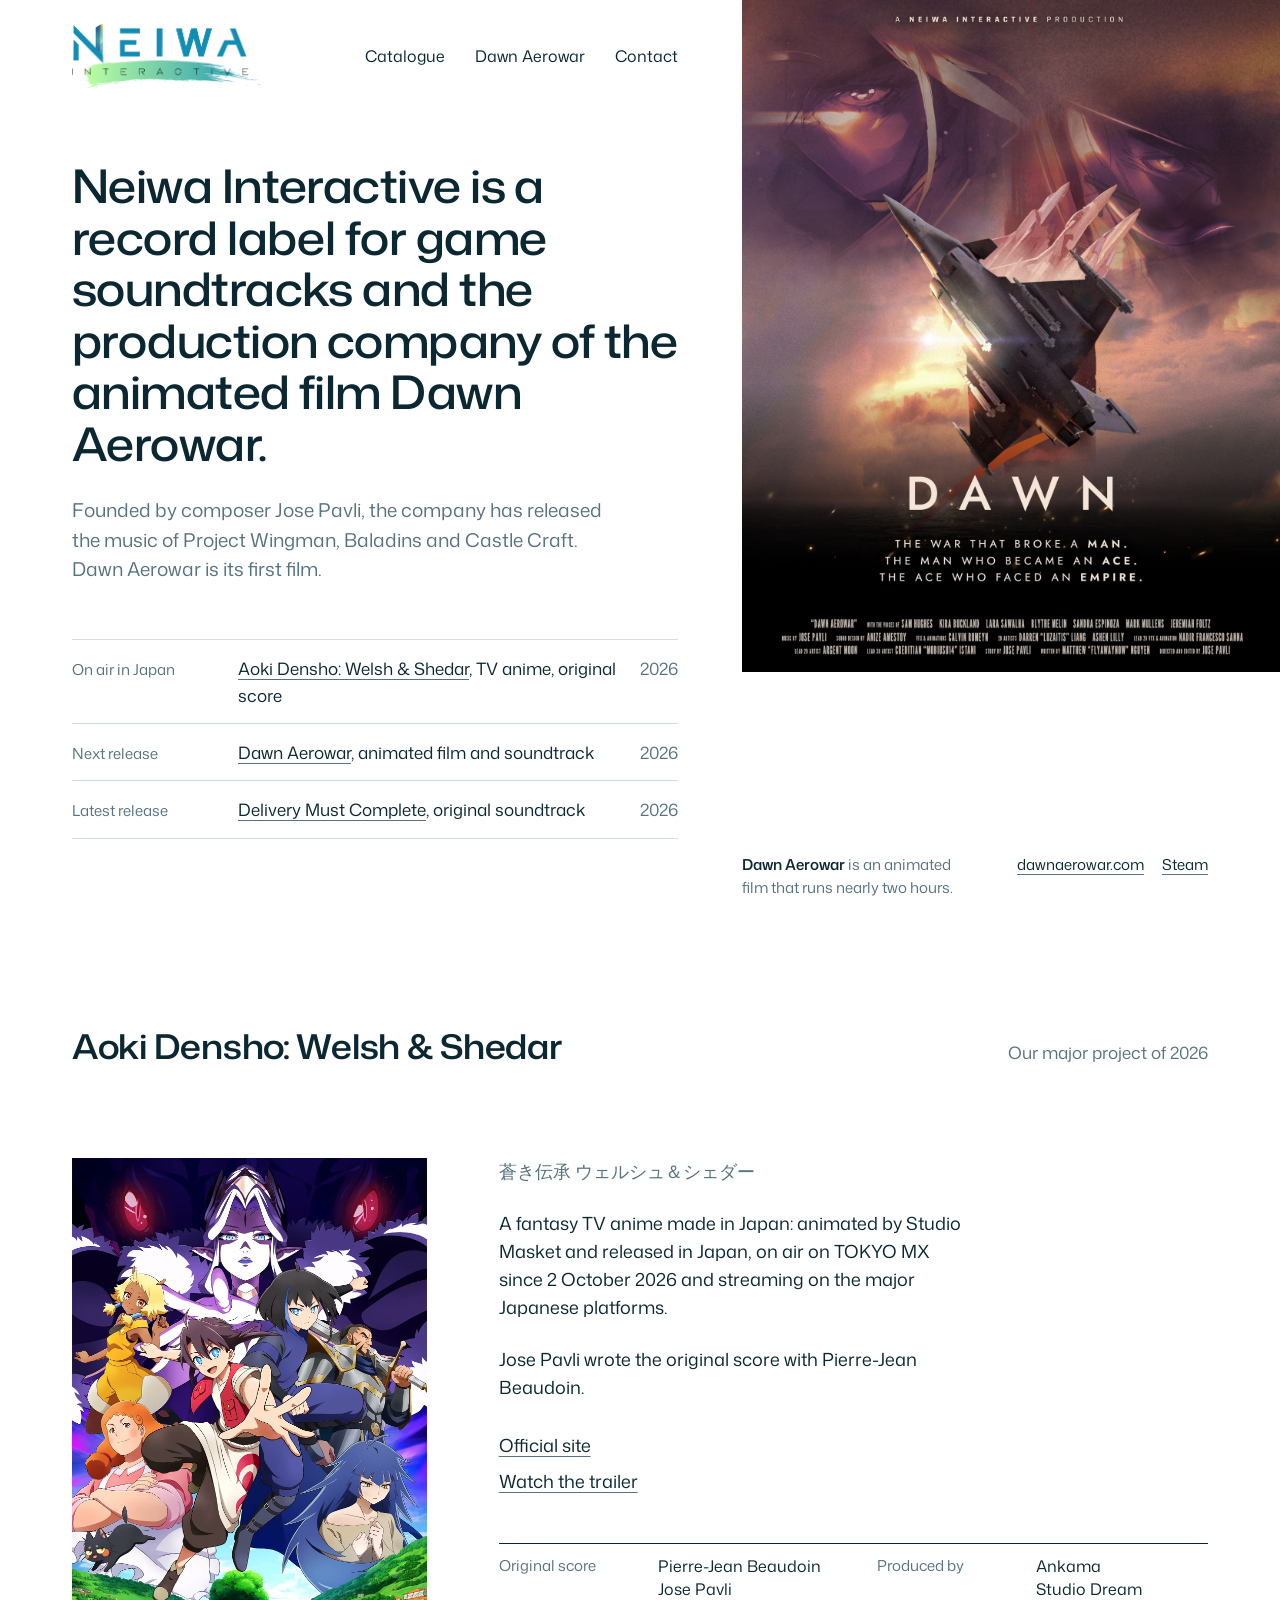
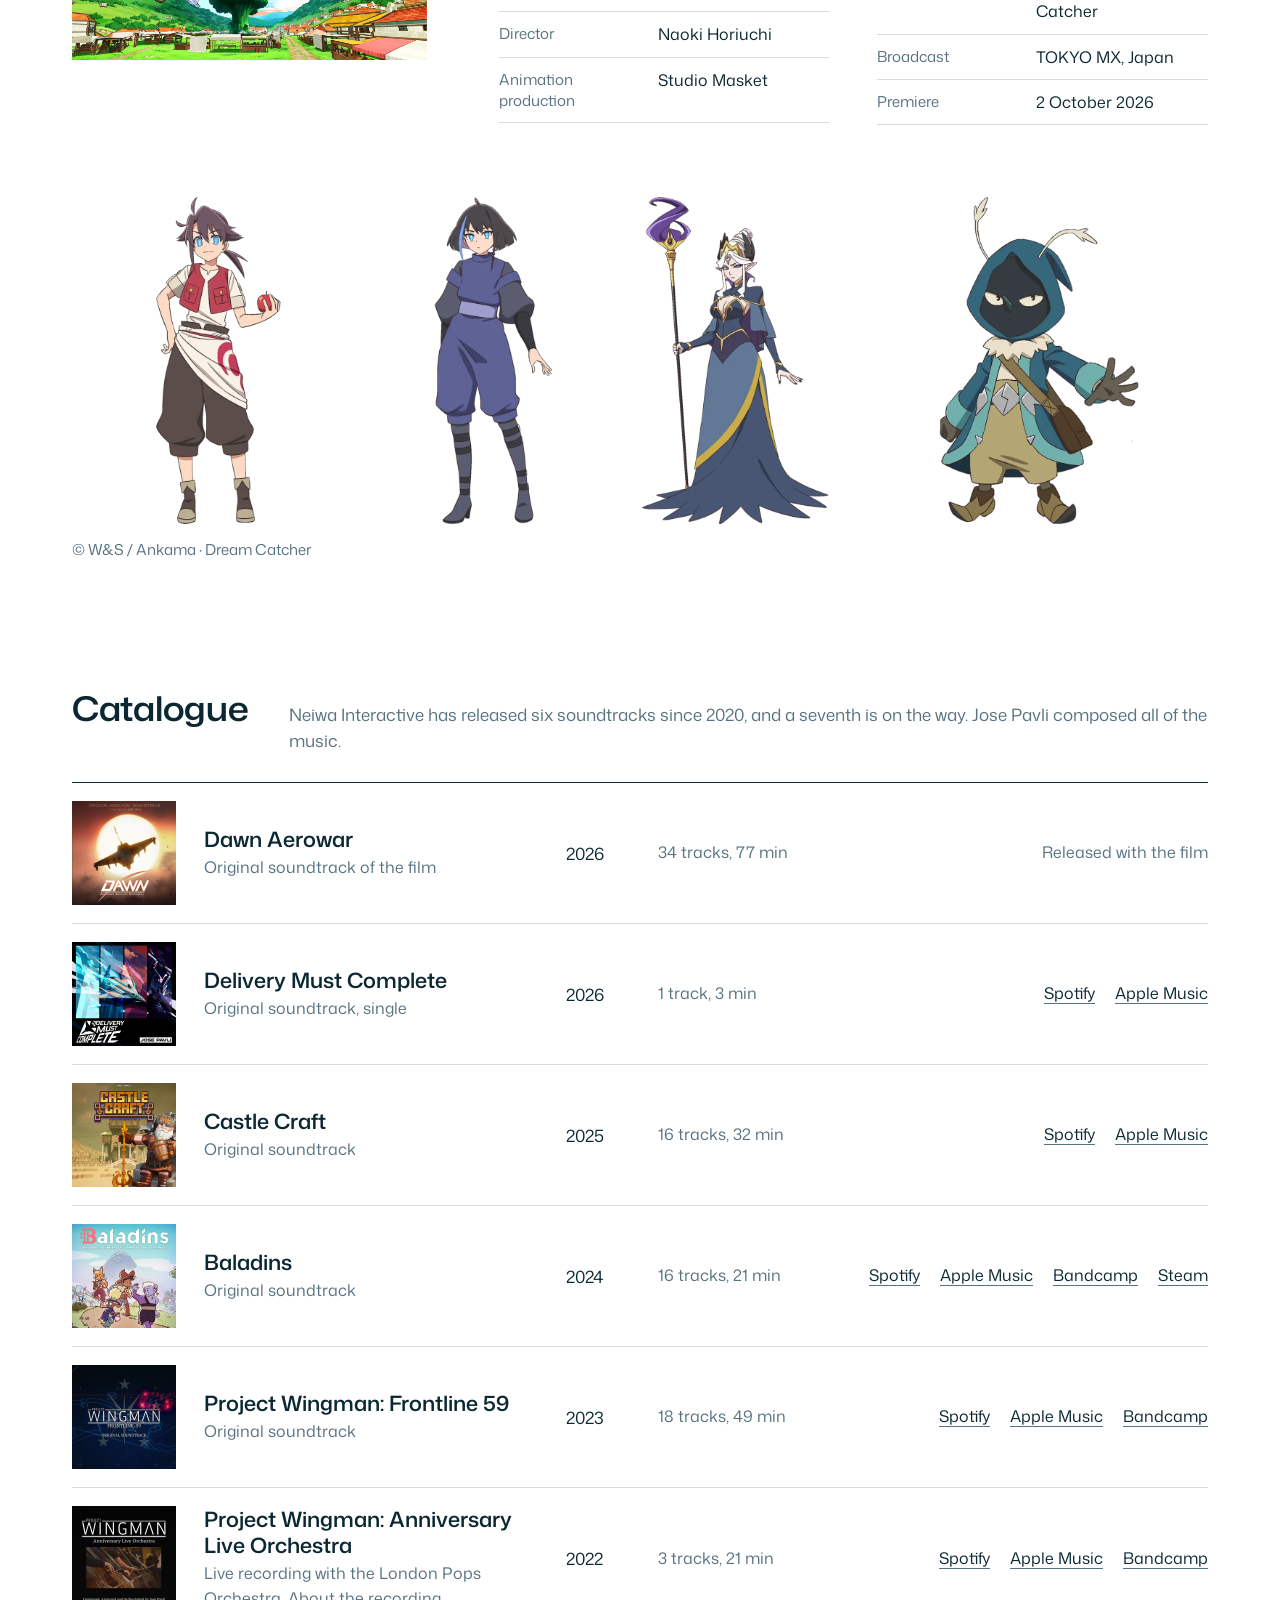
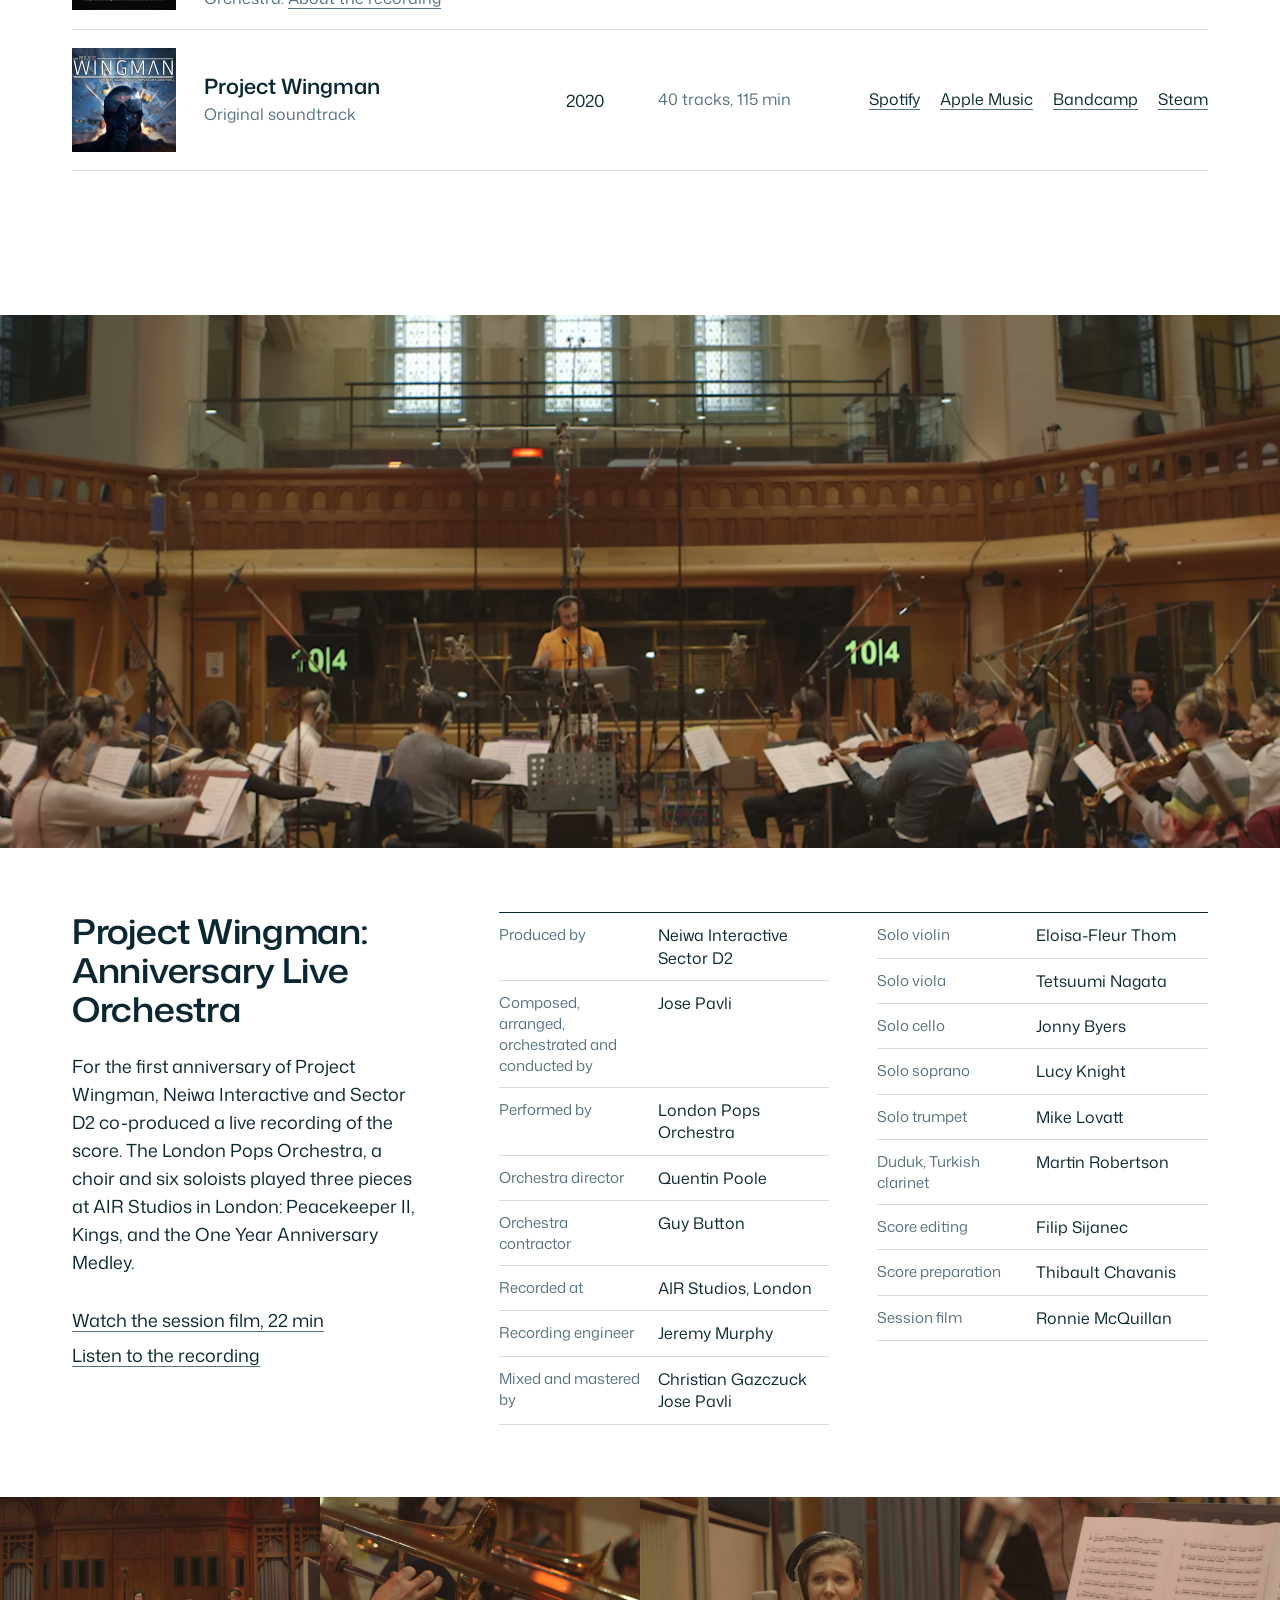
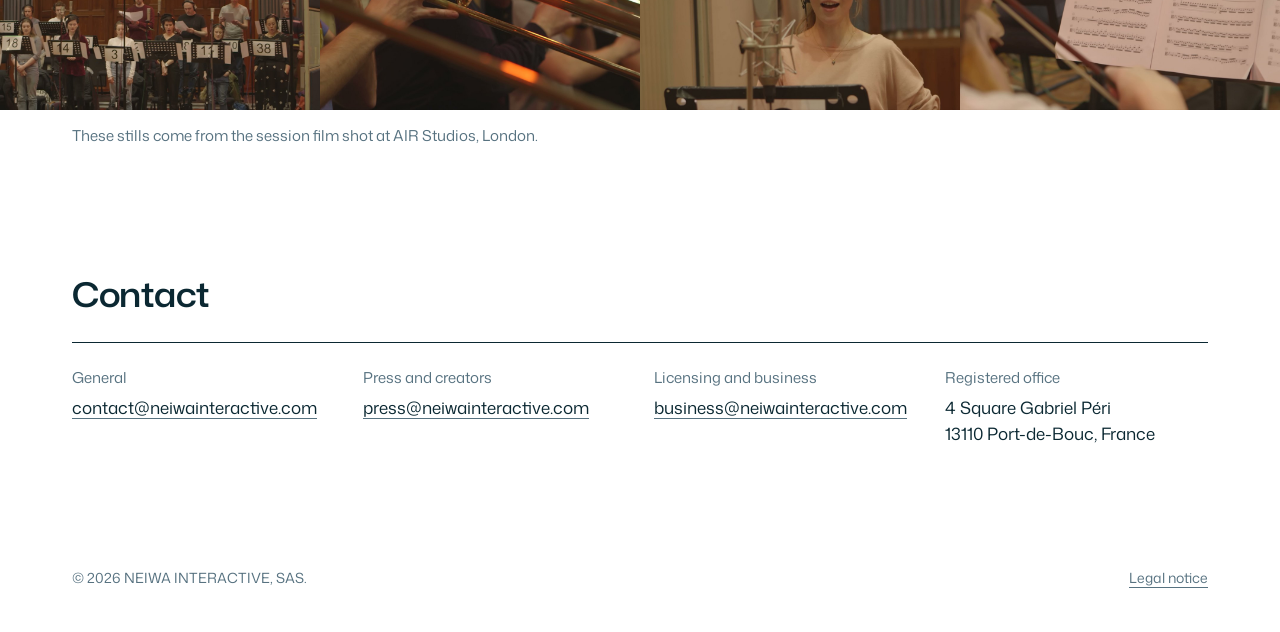
<file: index.html>
<!doctype html>
<html lang="en" data-theme="clair">
<head>
<meta charset="utf-8">
<meta name="viewport" content="width=device-width, initial-scale=1">
<title>Neiwa Interactive</title>
<meta name="description" content="Neiwa Interactive is a record label for game soundtracks and the production company of the animated film Dawn Aerowar.">
<link rel="canonical" href="https://neiwainteractive.com/">
<meta property="og:type" content="website">
<meta property="og:site_name" content="Neiwa Interactive">
<meta property="og:title" content="Neiwa Interactive">
<meta property="og:description" content="A record label for game soundtracks and the production company of the animated film Dawn Aerowar.">
<meta property="og:image" content="https://neiwainteractive.com/img/orchestre-panorama.jpg">
<meta property="og:url" content="https://neiwainteractive.com/">
<meta name="twitter:card" content="summary_large_image">
<link rel="icon" href="img/favicon.png" type="image/png">
<link rel="stylesheet" href="style.css?v=3">
</head>
<body>

<div class="ouverture">
  <div class="ouverture-texte">
    <header class="tete">
      <a class="logo" href="/" aria-label="Neiwa Interactive">
        <img src="img/logo-origine.png" alt="Neiwa Interactive" width="383" height="130">
      </a>
      <nav>
        <a href="#catalogue">Catalogue</a>
        <a href="https://dawnaerowar.com">Dawn Aerowar</a>
        <a href="#contact">Contact</a>
      </nav>
    </header>

    <div class="enonce">
      <h1>Neiwa Interactive is a record label for game soundtracks and the production company of the animated film Dawn Aerowar.</h1>
      <p>Founded by composer Jose Pavli, the company has released the music of Project Wingman, Baladins and Castle Craft. Dawn Aerowar is its first film.</p>
    </div>

    <dl class="actualite">
      <div><dt>On air in Japan</dt><dd><a href="#aoki-densho">Aoki Densho: Welsh &amp; Shedar</a>, TV anime, original score</dd><dd class="an">2026</dd></div>
      <div><dt>Next release</dt><dd><a href="https://dawnaerowar.com">Dawn Aerowar</a>, animated film and soundtrack</dd><dd class="an">2026</dd></div>
      <div><dt>Latest release</dt><dd><a href="#catalogue">Delivery Must Complete</a>, original soundtrack</dd><dd class="an">2026</dd></div>
    </dl>
  </div>

  <figure class="affiche">
    <a href="https://dawnaerowar.com"><img src="img/dawn-affiche.jpg" alt="Dawn Aerowar, film poster" width="1400" height="1750"></a>
  </figure>
  <p class="affiche-legende">
    <span><b>Dawn Aerowar</b> is an animated film that runs nearly two hours.</span>
    <span><a href="https://dawnaerowar.com">dawnaerowar.com</a><a href="https://store.steampowered.com/app/2991650/">Steam</a></span>
  </p>
</div>

<main>

<section id="aoki-densho">
  <div class="page titre-section">
    <h2>Aoki Densho: Welsh &amp; Shedar</h2>
    <p>Our major project of 2026</p>
  </div>

  <div class="page notes">
    <figure>
      <img src="img/aoki-densho/key-visual.jpg" alt="Aoki Densho: Welsh &amp; Shedar, key visual" width="1400" height="1979" loading="lazy">
    </figure>

    <div>
      <div class="notes-texte">
        <p lang="ja">蒼き伝承 ウェルシュ＆シェダー</p>
        <p>A fantasy TV anime made in Japan: animated by Studio Masket and released in Japan, on air on TOKYO MX since 2 October 2026 and streaming on the major Japanese platforms.</p>
        <p>Jose Pavli wrote the original score with Pierre-Jean Beaudoin.</p>
        <p class="liens"><a href="https://welshandshedar-anime.com/">Official site</a><a href="https://www.youtube.com/watch?v=Zx03ZEnZhA0">Watch the trailer</a></p>
      </div>

      <div class="generique">
        <dl>
          <div><dt>Original score</dt><dd>Pierre-Jean Beaudoin<br>Jose Pavli</dd></div>
          <div><dt>Director</dt><dd>Naoki Horiuchi</dd></div>
          <div><dt>Animation production</dt><dd>Studio Masket</dd></div>
        </dl>
        <dl>
          <div><dt>Produced by</dt><dd>Ankama<br>Studio Dream Catcher</dd></div>
          <div><dt>Broadcast</dt><dd>TOKYO MX, Japan</dd></div>
          <div><dt>Premiere</dt><dd>2 October 2026</dd></div>
        </dl>
      </div>
    </div>
  </div>

  <div class="page"><img class="personnages" src="img/aoki-densho/personnages.webp" alt="Welsh, Shedar, Zabel and Joris" width="3132" height="900" loading="lazy"></div>
  <p class="page legende">© W&amp;S / Ankama · Dream Catcher</p>
</section>

<section class="page" id="catalogue">
  <div class="titre-section">
    <h2>Catalogue</h2>
    <p>Neiwa Interactive has released six soundtracks since 2020, and a seventh is on the way. Jose Pavli composed all of the music.</p>
  </div>

  <ol class="sorties">
    <li>
      <img src="img/pochettes/dawn-aerowar.jpg" alt="">
      <div class="quoi"><h3>Dawn Aerowar</h3><p>Original soundtrack of the film</p></div>
      <div class="an">2026</div>
      <div class="duree">34 tracks, 77 min</div>
      <div class="ecoute"><span class="attente">Released with the film</span></div>
    </li>
    <li>
      <img src="img/pochettes/delivery-must-complete.jpg" alt="">
      <div class="quoi"><h3>Delivery Must Complete</h3><p>Original soundtrack, single</p></div>
      <div class="an">2026</div>
      <div class="duree">1 track, 3 min</div>
      <div class="ecoute"><a href="https://open.spotify.com/album/0rMs5NWcHJHOc2pTxxDvI5">Spotify</a><a href="https://music.apple.com/album/delivery-must-complete-original-soundtrack-single/1895745632">Apple Music</a></div>
    </li>
    <li>
      <img src="img/pochettes/castle-craft.jpg" alt="">
      <div class="quoi"><h3>Castle Craft</h3><p>Original soundtrack</p></div>
      <div class="an">2025</div>
      <div class="duree">16 tracks, 32 min</div>
      <div class="ecoute"><a href="https://open.spotify.com/album/5cJcxjo68PDnvyInnmDS0A">Spotify</a><a href="https://music.apple.com/album/castle-craft-original-soundtrack/1815283829">Apple Music</a></div>
    </li>
    <li>
      <img src="img/pochettes/baladins.jpg" alt="">
      <div class="quoi"><h3>Baladins</h3><p>Original soundtrack</p></div>
      <div class="an">2024</div>
      <div class="duree">16 tracks, 21 min</div>
      <div class="ecoute"><a href="https://open.spotify.com/album/1Hzr1nBbXn4ludM0cQnCV0">Spotify</a><a href="https://music.apple.com/album/baladins-original-soundtrack/1750228105">Apple Music</a><a href="https://josepavli.bandcamp.com/album/baladins-original-soundtrack">Bandcamp</a><a href="https://store.steampowered.com/app/3002260/">Steam</a></div>
    </li>
    <li>
      <img src="img/pochettes/frontline-59.jpg" alt="">
      <div class="quoi"><h3>Project Wingman: Frontline 59</h3><p>Original soundtrack</p></div>
      <div class="an">2023</div>
      <div class="duree">18 tracks, 49 min</div>
      <div class="ecoute"><a href="https://open.spotify.com/album/44EzVXExiIDp4iA5oq9rqL">Spotify</a><a href="https://music.apple.com/album/project-wingman-frontline-59-original-soundtrack/1710763348">Apple Music</a><a href="https://josepavli.bandcamp.com/album/project-wingman-frontline-59-ost">Bandcamp</a></div>
    </li>
    <li>
      <img src="img/pochettes/anniversary-live-orchestra.jpg" alt="">
      <div class="quoi"><h3>Project Wingman: Anniversary Live Orchestra</h3><p>Live recording with the London Pops Orchestra. <a href="#orchestra">About the recording</a></p></div>
      <div class="an">2022</div>
      <div class="duree">3 tracks, 21 min</div>
      <div class="ecoute"><a href="https://open.spotify.com/album/4dWs4XJmSVmd7pMwEgzwCK">Spotify</a><a href="https://music.apple.com/album/project-wingman-anniversary-live-orchestra-ep/1625443145">Apple Music</a><a href="https://josepavli.bandcamp.com/album/project-wingman-anniversary-live-orchestra">Bandcamp</a></div>
    </li>
    <li>
      <img src="img/pochettes/project-wingman.jpg" alt="">
      <div class="quoi"><h3>Project Wingman</h3><p>Original soundtrack</p></div>
      <div class="an">2020</div>
      <div class="duree">40 tracks, 115 min</div>
      <div class="ecoute"><a href="https://open.spotify.com/album/0CeJNxkb4sNHj2iuuxOKRt">Spotify</a><a href="https://music.apple.com/album/project-wingman-original-soundtrack/1542211147">Apple Music</a><a href="https://josepavli.bandcamp.com/album/project-wingman-original-game-soundtrack">Bandcamp</a><a href="https://store.steampowered.com/app/1476780/">Steam</a></div>
    </li>
  </ol>
</section>

<section id="orchestra">
  <img class="panorama" src="img/orchestre-panorama.jpg" alt="The London Pops Orchestra at AIR Studios, London, during the Project Wingman anniversary recording" width="2880" height="1200">

  <div class="page notes">
    <div class="notes-texte">
      <h2>Project Wingman: Anniversary Live Orchestra</h2>
      <p>For the first anniversary of Project Wingman, Neiwa Interactive and Sector D2 co-produced a live recording of the score. The London Pops Orchestra, a choir and six soloists played three pieces at AIR Studios in London: Peacekeeper II, Kings, and the One Year Anniversary Medley.</p>
      <p class="liens"><a href="https://www.youtube.com/watch?v=ra0Hb-IL1-4">Watch the session film, 22 min</a><a href="https://josepavli.bandcamp.com/album/project-wingman-anniversary-live-orchestra">Listen to the recording</a></p>
    </div>

    <div class="generique">
      <dl>
        <div><dt>Produced by</dt><dd>Neiwa Interactive<br>Sector D2</dd></div>
        <div><dt>Composed, arranged, orchestrated and conducted by</dt><dd>Jose Pavli</dd></div>
        <div><dt>Performed by</dt><dd>London Pops Orchestra</dd></div>
        <div><dt>Orchestra director</dt><dd>Quentin Poole</dd></div>
        <div><dt>Orchestra contractor</dt><dd>Guy Button</dd></div>
        <div><dt>Recorded at</dt><dd>AIR Studios, London</dd></div>
        <div><dt>Recording engineer</dt><dd>Jeremy Murphy</dd></div>
        <div><dt>Mixed and mastered by</dt><dd>Christian Gazczuck<br>Jose Pavli</dd></div>
      </dl>
      <dl>
        <div><dt>Solo violin</dt><dd>Eloisa-Fleur Thom</dd></div>
        <div><dt>Solo viola</dt><dd>Tetsuumi Nagata</dd></div>
        <div><dt>Solo cello</dt><dd>Jonny Byers</dd></div>
        <div><dt>Solo soprano</dt><dd>Lucy Knight</dd></div>
        <div><dt>Solo trumpet</dt><dd>Mike Lovatt</dd></div>
        <div><dt>Duduk, Turkish clarinet</dt><dd>Martin Robertson</dd></div>
        <div><dt>Score editing</dt><dd>Filip Sijanec</dd></div>
        <div><dt>Score preparation</dt><dd>Thibault Chavanis</dd></div>
        <div><dt>Session film</dt><dd>Ronnie McQuillan</dd></div>
      </dl>
    </div>
  </div>

  <div class="bande">
    <img src="img/o1.jpg" alt="">
    <img src="img/o2.jpg" alt="">
    <img src="img/o3.jpg" alt="">
    <img src="img/o4.jpg" alt="">
  </div>
  <p class="page legende">These stills come from the session film shot at AIR Studios, London.</p>
</section>

<section class="page" id="contact">
  <div class="titre-section">
    <h2>Contact</h2>
  </div>
  <div class="contacts">
    <div><h3>General</h3><a href="mailto:contact@neiwainteractive.com">contact@neiwainteractive.com</a></div>
    <div><h3>Press and creators</h3><a href="mailto:press@neiwainteractive.com">press@neiwainteractive.com</a></div>
    <div><h3>Licensing and business</h3><a href="mailto:business@neiwainteractive.com">business@neiwainteractive.com</a></div>
    <div><h3>Registered office</h3><p>4 Square Gabriel Péri<br>13110 Port-de-Bouc, France</p></div>
  </div>
</section>

</main>

<footer class="page pied">
  <span>© 2026 NEIWA INTERACTIVE, SAS.</span>
  <a href="legal.html">Legal notice</a>
</footer>

</body>
</html>
</file>
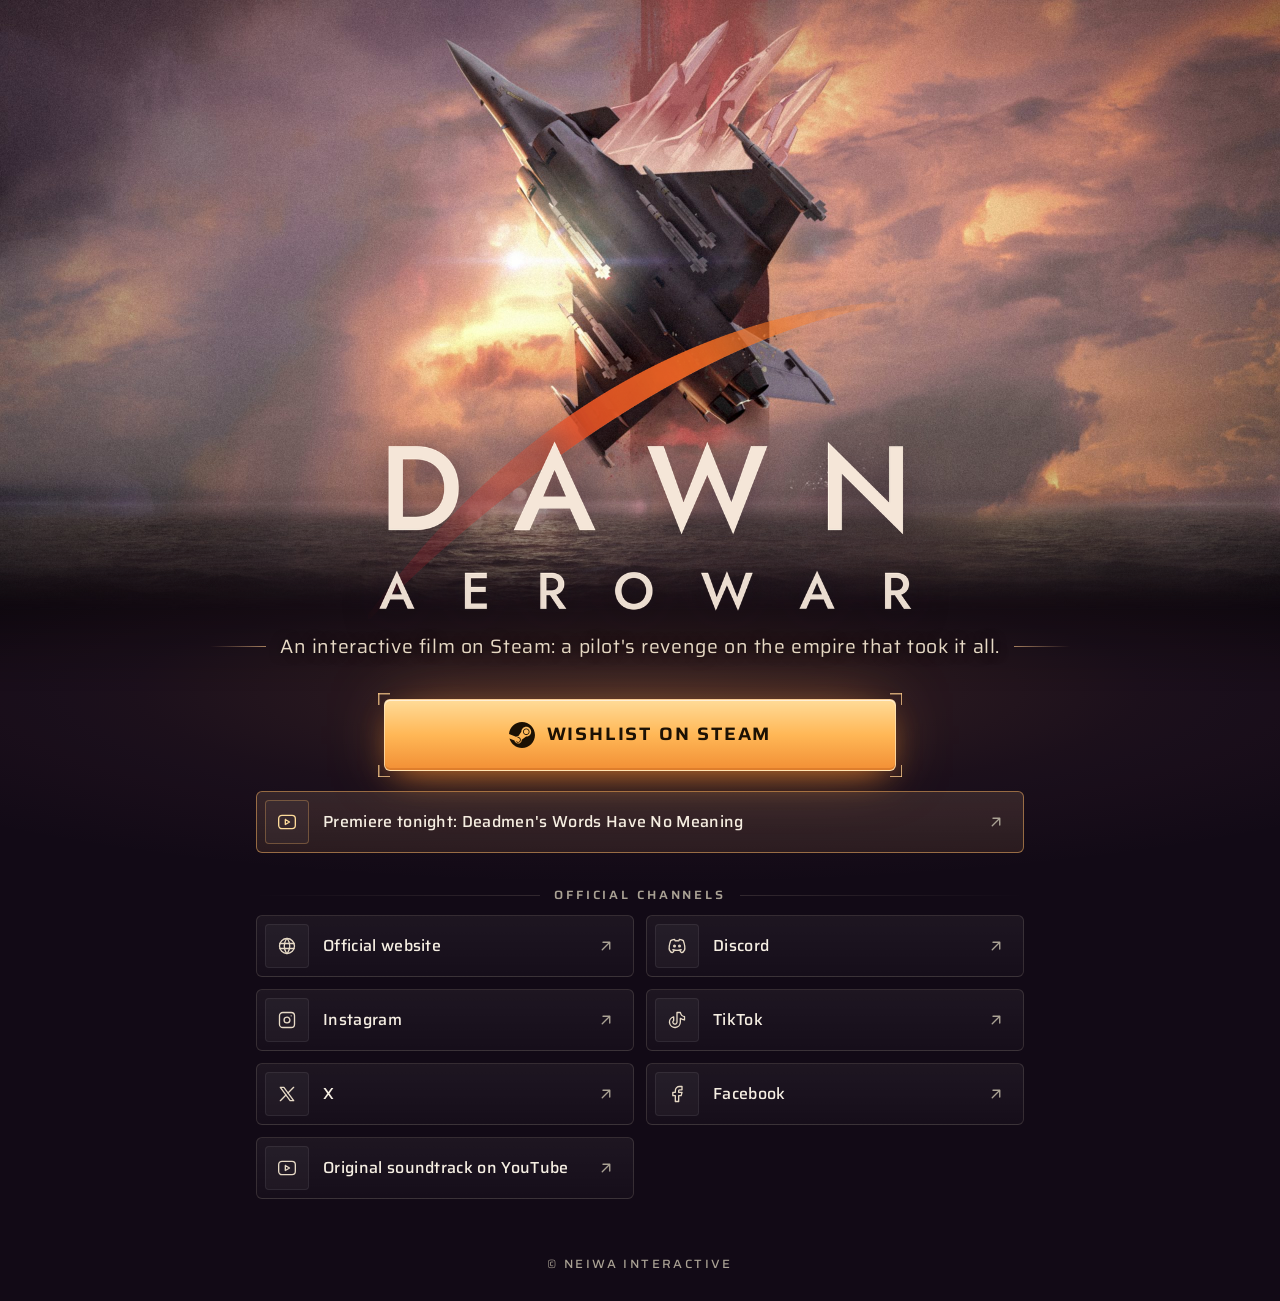
<file: dawn-liens/index.html>
<!doctype html>
<!--
  DAWN AEROWAR · link page
  To change a link, edit the block between "LINKS START" and "LINKS END" below:
  one line per link. Layout and styling live in style.css; nothing else needs touching.
-->
<html lang="en">
<head>
  <meta charset="utf-8">
  <meta name="viewport" content="width=device-width, initial-scale=1, viewport-fit=cover">
  <title>DAWN AEROWAR · Official links</title>
  <meta name="description" content="DAWN AEROWAR, an interactive film coming to Steam. Wishlist it on Steam and find every official channel.">
  <meta name="theme-color" content="#060a15">
  <meta name="color-scheme" content="dark">
  <meta property="og:type" content="website">
  <meta property="og:title" content="DAWN AEROWAR">
  <meta property="og:description" content="An interactive film coming to Steam. Wishlist now.">
  <link rel="icon" href="assets/favicon.svg" type="image/svg+xml">
  <link rel="apple-touch-icon" href="assets/apple-touch-icon.png">
  <link rel="preload" href="assets/fonts/saira-var.woff2" as="font" type="font/woff2" crossorigin>
  <link rel="stylesheet" href="style.css">
</head>
<body>
  <header class="hero">
    <picture class="hero__art">
      <source media="(min-width: 768px), (orientation: landscape)" srcset="assets/keyart-wide.jpg" width="2560" height="1440">
      <img src="assets/keyart-vertical.jpg" width="1080" height="1555" fetchpriority="high"
           alt="Key art: a jet dives through a burning dawn sky above a dark sea, a red tower rising behind it.">
    </picture>
    <div class="hero__text">
      <h1 class="logo"><img src="assets/logo-dawn-aerowar.png" width="889" height="520" alt="DAWN AEROWAR"></h1>
      <p class="tagline">An interactive film on Steam: a pilot's revenge on the empire that took it all.</p>
    </div>
  </header>

  <main class="links">
    <!-- ==================== LINKS START ==================== -->

    <a class="cta" href="https://store.steampowered.com/app/2991650/?utm_source=liens&amp;utm_medium=bio&amp;utm_campaign=f1"><svg class="cta__icon" aria-hidden="true"><use href="#i-steam"></use></svg>Wishlist on Steam</a>

    <a class="link link--premiere" href="https://youtu.be/TZcrAciOdWM?utm_source=linkinbio&amp;utm_medium=bio&amp;utm_campaign=premiere-deadmen"><svg class="icon" aria-hidden="true"><use href="#i-youtube"></use></svg>Premiere tonight: Deadmen's Words Have No Meaning</a>

    <h2 class="links__label">Official channels</h2>
    <ul class="link-list">
      <li><a class="link" href="https://dawnaerowar.com/"><svg class="icon" aria-hidden="true"><use href="#i-website"></use></svg>Official website</a></li>
      <li><a class="link" href="https://discord.gg/7DKcN7K8k5"><svg class="icon" aria-hidden="true"><use href="#i-discord"></use></svg>Discord</a></li>
      <li><a class="link" href="https://www.instagram.com/dawnaerowar/"><svg class="icon" aria-hidden="true"><use href="#i-instagram"></use></svg>Instagram</a></li>
      <li><a class="link" href="https://www.tiktok.com/@dawnaerowar"><svg class="icon" aria-hidden="true"><use href="#i-tiktok"></use></svg>TikTok</a></li>
      <li><a class="link" href="https://x.com/DawnAerowar"><svg class="icon" aria-hidden="true"><use href="#i-x"></use></svg>X</a></li>
      <li><a class="link" href="https://facebook.com/DawnAerowar"><svg class="icon" aria-hidden="true"><use href="#i-facebook"></use></svg>Facebook</a></li>
      <li><a class="link" href="https://www.youtube.com/@josepavli"><svg class="icon" aria-hidden="true"><use href="#i-youtube"></use></svg>Original soundtrack on YouTube</a></li>
    </ul>

    <!-- ===================== LINKS END ===================== -->
  </main>

  <footer class="footer">
    <p>© Neiwa Interactive</p>
  </footer>

  <!--
    Icons. Steam mark: Simple Icons (CC0). Others: Tabler Icons (MIT, © Paweł Kuna, https://tabler.io/icons).
    Available ids: i-steam, i-website, i-discord, i-instagram, i-x, i-facebook, i-youtube, i-tiktok.
  -->
  <svg class="sprite" aria-hidden="true">
    <symbol id="i-steam" viewBox="0 0 24 24"><path d="M11.979 0C5.678 0 .511 4.86.022 11.037l6.432 2.658c.545-.371 1.203-.59 1.912-.59.063 0 .125.004.188.006l2.861-4.142V8.91c0-2.495 2.028-4.524 4.524-4.524 2.494 0 4.524 2.031 4.524 4.527s-2.03 4.525-4.524 4.525h-.105l-4.076 2.911c0 .052.004.105.004.159 0 1.875-1.515 3.396-3.39 3.396-1.635 0-3.016-1.173-3.331-2.727L.436 15.27C1.862 20.307 6.486 24 11.979 24c6.627 0 11.999-5.373 11.999-12S18.605 0 11.979 0zM7.54 18.21l-1.473-.61c.262.543.714.999 1.314 1.25 1.297.539 2.793-.076 3.332-1.375.263-.63.264-1.319.005-1.949s-.75-1.121-1.377-1.383c-.624-.26-1.29-.249-1.878-.03l1.523.63c.956.4 1.409 1.5 1.009 2.455-.397.957-1.497 1.41-2.454 1.012H7.54zm11.415-9.303c0-1.662-1.353-3.015-3.015-3.015-1.665 0-3.015 1.353-3.015 3.015 0 1.665 1.35 3.015 3.015 3.015 1.663 0 3.015-1.35 3.015-3.015zm-5.273-.005c0-1.252 1.013-2.266 2.265-2.266 1.249 0 2.266 1.014 2.266 2.266 0 1.251-1.017 2.265-2.266 2.265-1.253 0-2.265-1.014-2.265-2.265z"/></symbol>
    <symbol id="i-website" viewBox="0 0 24 24"><path d="M3 12a9 9 0 1 0 18 0a9 9 0 0 0 -18 0"/><path d="M3.6 9h16.8"/><path d="M3.6 15h16.8"/><path d="M11.5 3a17 17 0 0 0 0 18"/><path d="M12.5 3a17 17 0 0 1 0 18"/></symbol>
    <symbol id="i-discord" viewBox="0 0 24 24"><path d="M8 12a1 1 0 1 0 2 0a1 1 0 0 0 -2 0"/><path d="M14 12a1 1 0 1 0 2 0a1 1 0 0 0 -2 0"/><path d="M15.5 17c0 1 1.5 3 2 3c1.5 0 2.833 -1.667 3.5 -3c.667 -1.667 .5 -5.833 -1.5 -11.5c-1.457 -1.015 -3 -1.34 -4.5 -1.5l-.972 1.923a11.913 11.913 0 0 0 -4.053 0l-.975 -1.923c-1.5 .16 -3.043 .485 -4.5 1.5c-2 5.667 -2.167 9.833 -1.5 11.5c.667 1.333 2 3 3.5 3c.5 0 2 -2 2 -3"/><path d="M7 16.5c3.5 1 6.5 1 10 0"/></symbol>
    <symbol id="i-instagram" viewBox="0 0 24 24"><path d="M3 7a4 4 0 0 1 4 -4h10a4 4 0 0 1 4 4v10a4 4 0 0 1 -4 4h-10a4 4 0 0 1 -4 -4l0 -10"/><path d="M8.5 12a3.5 3.5 0 1 0 7 0a3.5 3.5 0 0 0 -7 0"/><path d="M17 7v.01"/></symbol>
    <symbol id="i-tiktok" viewBox="0 0 24 24"><path d="M21 7.917v4.034a9.948 9.948 0 0 1 -5 -1.951v4.5a6.5 6.5 0 1 1 -8 -6.326v4.326a2.5 2.5 0 1 0 4 2v-11.5h4.083a6.005 6.005 0 0 0 4.917 4.917"/></symbol>
    <symbol id="i-x" viewBox="0 0 24 24"><path d="M4 4l11.733 16h4.267l-11.733 -16l-4.267 0"/><path d="M4 20l6.768 -6.768m2.46 -2.46l6.772 -6.772"/></symbol>
    <symbol id="i-facebook" viewBox="0 0 24 24"><path d="M7 10v4h3v7h4v-7h3l1 -4h-4v-2a1 1 0 0 1 1 -1h3v-4h-3a5 5 0 0 0 -5 5v2h-3"/></symbol>
    <symbol id="i-youtube" viewBox="0 0 24 24"><path d="M2 8a4 4 0 0 1 4 -4h12a4 4 0 0 1 4 4v8a4 4 0 0 1 -4 4h-12a4 4 0 0 1 -4 -4v-8"/><path d="M10 9l5 3l-5 3l0 -6"/></symbol>
  </svg>
</body>
</html>
</file>
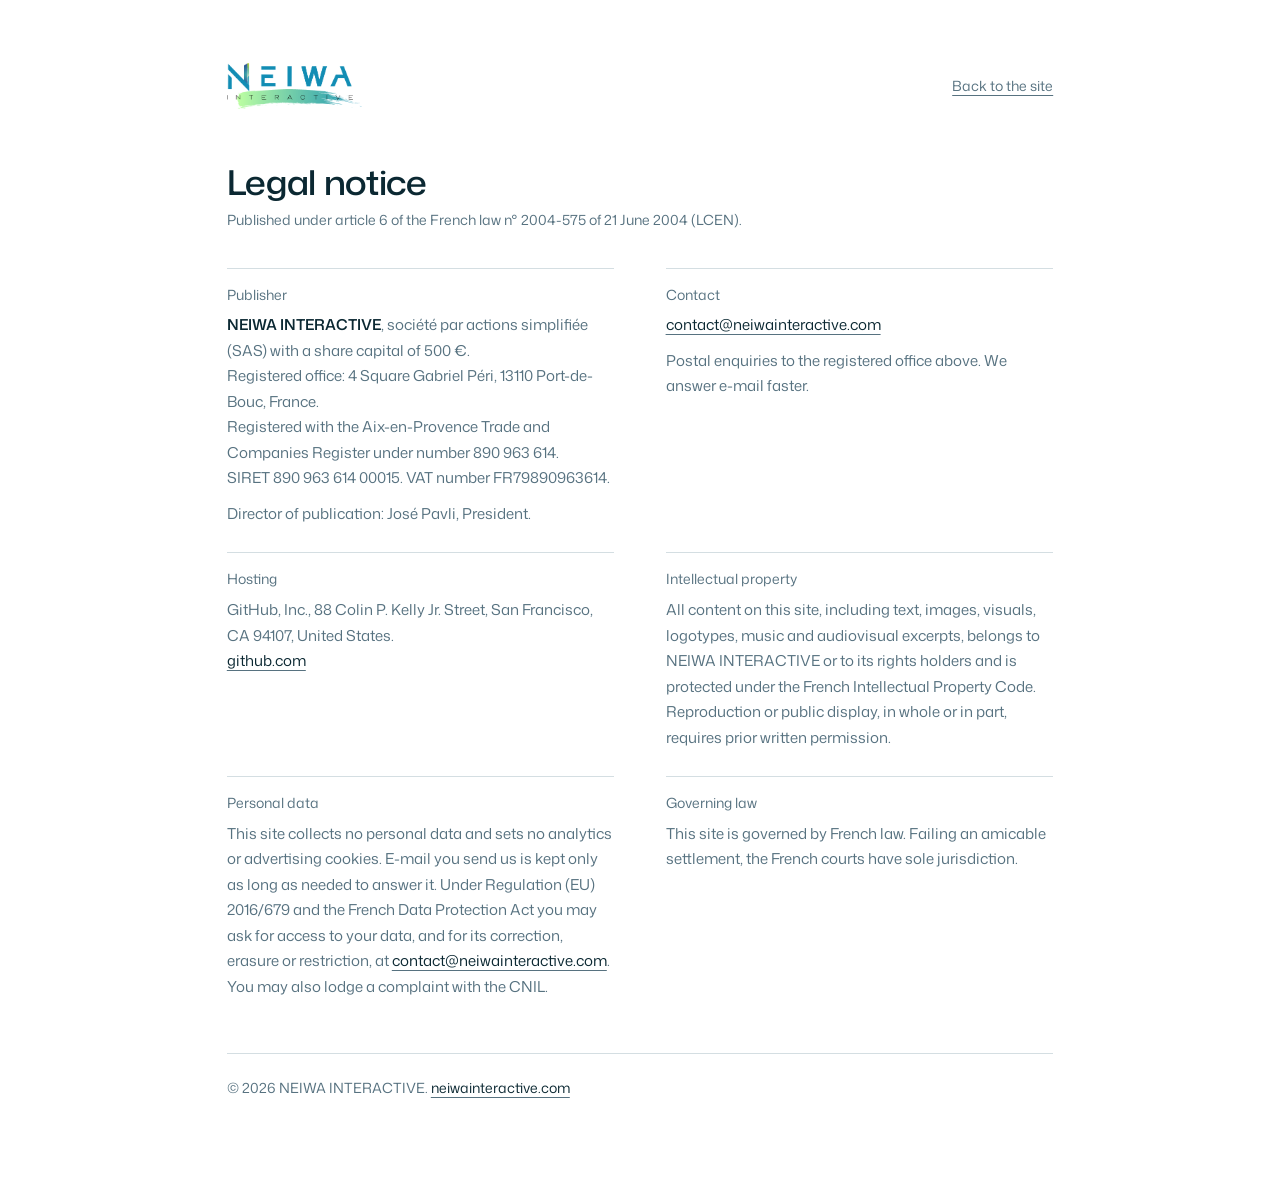
<file: legal.html>
<!doctype html>
<html lang="en">
<head>
<meta charset="utf-8">
<meta name="viewport" content="width=device-width, initial-scale=1">
<title>Legal notice — NEIWA INTERACTIVE</title>
<meta name="description" content="Legal notice and privacy statement for neiwainteractive.com.">
<meta name="robots" content="noindex">
<link rel="icon" href="img/favicon.png" type="image/png">
<style>
  /* Mentions legales : une page a part, petite, sobre, sans animation. Memes couleurs et meme police que l'accueil. */
  @font-face { font-family: "Mona Sans"; src: url(polices/mona-sans-latin.woff2) format("woff2");
    font-weight: 200 900; font-stretch: 75% 125%; font-display: swap;
    unicode-range: U+0000-00FF, U+0131, U+0152-0153, U+02BB-02BC, U+02C6, U+02DA, U+02DC, U+2000-206F, U+20AC, U+2122, U+2212; }
  @font-face { font-family: "Mona Sans"; src: url(polices/mona-sans-latin-ext.woff2) format("woff2");
    font-weight: 200 900; font-stretch: 75% 125%; font-display: swap;
    unicode-range: U+0100-02BA, U+1E00-1E9F, U+20A0-20AB; }
  :root { --papier:#ffffff; --filet:#d4dee2; --encre:#0b2832; --second:#577280; --bleu:#1088b0;
          --police:"Mona Sans","Segoe UI",sans-serif;
          --pad:clamp(22px,6vw,96px); }
  * { box-sizing: border-box; }
  body { margin: 0; background: var(--papier); color: var(--encre); font: 400 15px/1.7 var(--police); -webkit-font-smoothing: antialiased; }
  .hold { max-width: 980px; margin-inline: auto; padding: clamp(40px,7vh,72px) var(--pad) clamp(56px,9vh,96px); }
  a { color: var(--encre); text-decoration: underline; text-decoration-thickness: 1px; text-underline-offset: 4px; text-decoration-color: var(--second); }
  a:hover { color: var(--bleu); text-decoration-color: var(--bleu); }
  :focus-visible { outline: 2px solid var(--bleu); outline-offset: 4px; }
  .top { display: flex; align-items: center; justify-content: space-between; gap: 20px; flex-wrap: wrap; }
  .top img { height: 46px; width: auto; display: block; }
  .top a { font-size: 14px; color: var(--second); }
  .top a:hover { color: var(--bleu); }
  h1 { font: 520 clamp(24px,2.8vw,34px)/1.15 var(--police); font-stretch: 112%; letter-spacing: -.01em; margin: clamp(38px,6vh,62px) 0 6px; }
  .sub { color: var(--second); font-size: 14px; }
  .grid { display: grid; grid-template-columns: repeat(auto-fit, minmax(min(100%, 280px), 1fr));
          gap: 26px clamp(28px,4vw,56px); margin-top: clamp(30px,4vh,44px); }
  section { border-top: 1px solid var(--filet); padding-top: 16px; }
  h2 { font: 400 14px/1.4 var(--police); color: var(--second); margin: 0 0 8px; }
  p { margin: 0 0 10px; color: var(--second); }
  p:last-child { margin-bottom: 0; }
  strong { color: var(--encre); font-weight: 560; }
  footer { border-top: 1px solid var(--filet); margin-top: clamp(40px,6vh,64px); padding-top: 22px; color: var(--second); font-size: 14px; }
  html { -webkit-text-size-adjust: 100%; text-size-adjust: 100%; }
  /* Au doigt : chaque lien offre au moins 44 px de haut. */
  @media (max-width: 900px), (pointer: coarse) {
    .top a + a, footer a, a.seul { display: inline-block; padding: 12px 0; }
    footer { padding-top: 10px; }
  }
</style>
</head>
<body>
<div class="hold">

  <div class="top">
    <a href="index.html" aria-label="NEIWA INTERACTIVE"><img src="img/logo-origine.png" alt="NEIWA INTERACTIVE" width="383" height="130"></a>
    <a href="index.html">Back to the site</a>
  </div>

  <h1>Legal notice</h1>
  <p class="sub">Published under article 6 of the French law n° 2004-575 of 21 June 2004 (LCEN).</p>

  <div class="grid">

    <section>
      <h2>Publisher</h2>
      <p><strong>NEIWA INTERACTIVE</strong>, société par actions simplifiée (SAS) with a share capital of 500 €.<br>
        Registered office: 4 Square Gabriel Péri, 13110 Port-de-Bouc, France.<br>
        Registered with the Aix-en-Provence Trade and Companies Register under number 890 963 614.<br>
        SIRET 890 963 614 00015. VAT number FR79890963614.</p>
      <p>Director of publication: José Pavli, President.</p>
    </section>

    <section>
      <h2>Contact</h2>
      <p><a class="seul" href="mailto:contact@neiwainteractive.com">contact@neiwainteractive.com</a></p>
      <p>Postal enquiries to the registered office above. We answer e-mail faster.</p>
    </section>

    <section>
      <h2>Hosting</h2>
      <p>GitHub, Inc., 88 Colin P. Kelly Jr. Street, San Francisco, CA 94107, United States.<br>
        <a class="seul" href="https://github.com" rel="noopener">github.com</a></p>
    </section>

    <section>
      <h2>Intellectual property</h2>
      <p>All content on this site, including text, images, visuals, logotypes, music and audiovisual
        excerpts, belongs to NEIWA INTERACTIVE or to its rights holders and is protected under the French
        Intellectual Property Code. Reproduction or public display, in whole or in part, requires prior
        written permission.</p>
    </section>

    <section>
      <h2>Personal data</h2>
      <p>This site collects no personal data and sets no analytics or advertising cookies. E-mail you send
        us is kept only as long as needed to answer it. Under Regulation (EU) 2016/679 and the French Data
        Protection Act you may ask for access to your data, and for its correction, erasure or restriction,
        at <a href="mailto:contact@neiwainteractive.com">contact@neiwainteractive.com</a>. You may also
        lodge a complaint with the CNIL.</p>
    </section>

    <section>
      <h2>Governing law</h2>
      <p>This site is governed by French law. Failing an amicable settlement, the French courts have sole
        jurisdiction.</p>
    </section>

  </div>

  <footer>© <span id="y">2026</span> NEIWA INTERACTIVE. <a href="index.html">neiwainteractive.com</a></footer>

</div>
<script>document.getElementById("y").textContent = new Date().getFullYear();</script>
</body>
</html>
</file>
<file: style.css>
/* Neiwa Interactive.
   Une seule famille (Mona Sans, largeur et graisse variables), une seule couleur d'accent (le bleu du logo),
   aucun arrondi, aucune ombre, aucun fondu, aucune animation. Les images vont d'un bord à l'autre ou s'alignent sur la grille. */

@font-face {
  font-family: "Mona Sans";
  src: url(polices/mona-sans-latin.woff2) format("woff2");
  font-weight: 200 900; font-stretch: 75% 125%; font-display: swap;
  unicode-range: U+0000-00FF, U+0131, U+0152-0153, U+02BB-02BC, U+02C6, U+02DA, U+02DC, U+2000-206F, U+20AC, U+2122, U+2212;
}
@font-face {
  font-family: "Mona Sans";
  src: url(polices/mona-sans-latin-ext.woff2) format("woff2");
  font-weight: 200 900; font-stretch: 75% 125%; font-display: swap;
  unicode-range: U+0100-02BA, U+1E00-1E9F, U+20A0-20AB;
}

:root {
  --papier: #ffffff;
  --encre: #0b2832;
  --second: #577280;
  --filet: #d4dee2;
  --bleu: #1088b0;
  --marge: 72px;
  --large: 1296px;
}
[data-theme="sombre"] {
  --papier: #061318;
  --encre: #eaf2f4;
  --second: #8ea6af;
  --filet: #1a3540;
  --bleu: #4fbbe0;
}

* { box-sizing: border-box; margin: 0; padding: 0; }
html { background: var(--papier); -webkit-text-size-adjust: 100%; text-size-adjust: 100%; }
body {
  font-family: "Mona Sans", "Segoe UI", sans-serif;
  font-size: 18px; line-height: 1.55; font-stretch: 100%;
  color: var(--encre); background: var(--papier);
  -webkit-font-smoothing: antialiased; text-rendering: optimizeLegibility;
}
img { display: block; max-width: 100%; }
a { color: inherit; text-decoration: underline; text-decoration-thickness: 1px; text-underline-offset: 4px; text-decoration-color: var(--second); }
a:hover { color: var(--bleu); text-decoration-color: var(--bleu); }

.page { max-width: var(--large); margin: 0 auto; padding-left: var(--marge); padding-right: var(--marge); }

h1, h2, h3 { font-weight: 560; }
h1 { font-size: 46px; line-height: 1.12; font-stretch: 112%; letter-spacing: -0.012em; font-weight: 520; }
h2 { font-size: 34px; line-height: 1.15; font-stretch: 112%; letter-spacing: -0.008em; }
h3 { font-size: 21px; line-height: 1.25; font-stretch: 104%; }

/* ---------- Ouverture : l'énoncé à gauche, l'affiche du film contre le bord droit ---------- */
.ouverture {
  display: grid;
  grid-template-columns: minmax(0, 1fr) min(42vw, 640px);
}
.ouverture-texte {
  display: flex; flex-direction: column;
  padding: 0 64px 0 max(var(--marge), calc((100vw - var(--large)) / 2 + var(--marge)));
}
.tete { display: flex; align-items: center; justify-content: space-between; height: 112px; }
.logo img { height: 64px; width: auto; }
.logo-sombre { display: none; }
[data-theme="sombre"] .logo-clair { display: none; }
[data-theme="sombre"] .logo-sombre { display: block; }
nav { display: flex; gap: 30px; font-size: 16px; align-items: baseline; }
nav a { text-decoration: none; white-space: nowrap; }
nav a:hover { text-decoration: underline; }
.langue { color: var(--second); margin-left: 8px; }
.langue b { color: var(--encre); font-weight: 560; }

.enonce { margin-top: auto; padding-top: 48px; max-width: 640px; }
.enonce p { margin-top: 26px; font-size: 19px; color: var(--second); max-width: 560px; }

.actualite { margin-top: 56px; border-top: 1px solid var(--filet); }
.actualite > div {
  display: grid; grid-template-columns: 150px 1fr auto; gap: 16px; align-items: baseline;
  padding: 15px 0; border-bottom: 1px solid var(--filet); font-size: 17px;
}
.actualite dt { color: var(--second); font-size: 15px; }
.an { color: var(--second); }

.affiche { align-self: start; }
.affiche img { width: 100%; height: auto; }
.affiche-legende {
  grid-column: 2; display: flex; justify-content: space-between; gap: 24px;
  padding: 14px var(--marge) 0 0; font-size: 15px; color: var(--second);
}
.affiche-legende b { color: var(--encre); font-weight: 560; }
.affiche-legende a { margin-left: 18px; color: var(--encre); white-space: nowrap; }

/* ---------- Catalogue ---------- */
section { padding-top: 128px; }
.titre-section { display: flex; align-items: baseline; justify-content: space-between; gap: 40px; padding-bottom: 28px; }
.titre-section p { color: var(--second); font-size: 17px; }

.sorties { list-style: none; border-top: 1px solid var(--encre); }
.sorties li {
  display: grid; grid-template-columns: 104px minmax(0, 1fr) 64px 150px 372px; gap: 28px; align-items: center;
  padding: 18px 0; border-bottom: 1px solid var(--filet);
}
.sorties img { width: 104px; height: 104px; }
.quoi p { color: var(--second); font-size: 16px; margin-top: 3px; }
.duree { color: var(--second); font-size: 16px; }
.sorties .an { font-size: 17px; color: var(--encre); }
.ecoute { display: flex; gap: 20px; font-size: 16px; justify-content: flex-end; white-space: nowrap; }
.attente { color: var(--second); }

/* ---------- Orchestre : une image bord à bord, les notes de pochette, une bande continue ---------- */
#orchestra { padding-top: 144px; }
.panorama { width: 100%; height: auto; }
.notes { display: grid; grid-template-columns: 4fr 8fr; gap: 72px; padding-top: 64px; padding-bottom: 72px; }
.notes-texte p { margin-top: 24px; max-width: 470px; }
.notes-texte .liens { display: flex; flex-direction: column; gap: 8px; margin-top: 30px; }
.generique { display: grid; grid-template-columns: 1fr 1fr; gap: 0 48px; align-content: start; border-top: 1px solid var(--encre); }
.generique dl > div { display: grid; grid-template-columns: 5fr 6fr; gap: 16px; padding: 11px 0; border-bottom: 1px solid var(--filet); font-size: 16px; line-height: 1.4; }
.generique dt { color: var(--second); font-size: 15px; }
.bande { display: grid; grid-template-columns: repeat(4, 1fr); }
.bande img { width: 100%; height: auto; }
.legende { padding-top: 14px; font-size: 15px; color: var(--second); }

/* ---------- Aoki Densho : l'affiche, les notes, les personnages ---------- */
#aoki-densho img { width: 100%; height: auto; }
#aoki-densho .notes-texte p:first-child { margin-top: 0; color: var(--second); }
#aoki-densho .generique { margin-top: 48px; }

/* ---------- Contact ---------- */
.contacts { display: grid; grid-template-columns: repeat(4, 1fr); gap: 28px; border-top: 1px solid var(--encre); padding-top: 26px; font-size: 17px; }
.contacts h3 { font-size: 15px; font-weight: 400; font-stretch: 100%; color: var(--second); margin-bottom: 6px; }

.pied { display: flex; justify-content: space-between; padding-top: 120px; padding-bottom: 44px; font-size: 14px; color: var(--second); }

/* ---------- Tablette couchée, petit portable : deux colonnes, mais le catalogue se resserre ---------- */
@media (min-width: 901px) and (max-width: 1200px) {
  :root { --marge: 40px; }
  h1 { font-size: 38px; }
  .ouverture-texte { padding-right: 40px; }
  .logo img { height: 52px; }
  nav { gap: 22px; font-size: 15px; }
  .actualite > div { grid-template-columns: 120px 1fr auto; }
  .affiche-legende { flex-direction: column; gap: 4px; }
  .affiche-legende a { margin: 0 18px 0 0; }
  .sorties li { grid-template-columns: 96px minmax(0, 1fr) 52px 340px; gap: 6px 24px; }
  .sorties img { width: 96px; height: 96px; grid-column: 1; grid-row: 1 / span 2; }
  .quoi { grid-column: 2; grid-row: 1 / span 2; }
  .sorties .an { grid-column: 3; grid-row: 1 / span 2; }
  .duree { grid-column: 4; grid-row: 1; align-self: end; text-align: right; }
  .ecoute { grid-column: 4; grid-row: 2; align-self: start; }
  .notes { grid-template-columns: 1fr; gap: 48px; }
  .notes-texte p { max-width: 640px; }
  .contacts { grid-template-columns: repeat(2, 1fr); gap: 32px 28px; }
}

/* ---------- Téléphone ---------- */
@media (max-width: 900px) {
  :root { --marge: 20px; }
  body { font-size: 17px; }
  h1 { font-size: 31px; }
  h2 { font-size: 26px; }
  h3 { font-size: 19px; }
  .ouverture { grid-template-columns: 1fr; min-height: 0; }
  .ouverture-texte { padding: 0 var(--marge) 32px; }
  .tete { height: 84px; }
  .logo img { height: 46px; }
  nav { gap: 22px; font-size: 15px; }
  .langue { display: none; }
  .enonce { margin-top: 0; padding-top: 28px; }
  .enonce p { font-size: 17px; margin-top: 18px; }
  .actualite { margin-top: 32px; }
  .actualite > div { grid-template-columns: 1fr auto; gap: 2px 12px; }
  .actualite dt { grid-column: 1 / -1; }
  .affiche-legende { grid-column: 1; padding: 14px var(--marge) 0; flex-direction: column; gap: 0; }
  .affiche-legende a { margin: 0 22px 0 0; }
  section { padding-top: 84px; }
  .titre-section { flex-direction: column; gap: 8px; padding-bottom: 20px; }
  .sorties li { grid-template-columns: 84px minmax(0, 1fr); gap: 4px 16px; align-items: start; padding: 16px 0; }
  .sorties img { width: 84px; height: 84px; grid-row: 1 / span 3; }
  .sorties .an { display: none; }
  .duree, .ecoute { grid-column: 2; }
  .ecoute { justify-content: flex-start; flex-wrap: wrap; gap: 0 22px; margin-top: 0; }
  .ecoute .attente { padding: 4px 0; }
  #orchestra { padding-top: 84px; }
  .notes { grid-template-columns: 1fr; gap: 40px; padding-top: 36px; padding-bottom: 44px; }
  .notes-texte .liens { gap: 0; margin-top: 18px; }
  .generique { grid-template-columns: 1fr; }
  .generique dl + dl { border-top: 0; }
  .bande { grid-template-columns: repeat(2, 1fr); }
  .contacts { grid-template-columns: 1fr; gap: 10px; padding-top: 22px; }
  .contacts h3 { margin-bottom: 0; }
  .contacts p { padding: 6px 0; }
  .pied { flex-direction: column; gap: 2px; padding-top: 64px; padding-bottom: 32px; }
}

/* Petit téléphone : le menu passe sous le logo, sur toute la largeur. */
@media (max-width: 560px) {
  .tete { height: auto; flex-wrap: wrap; padding-top: 16px; }
  nav { width: 100%; justify-content: space-between; gap: 0; margin-top: 12px; border-top: 1px solid var(--filet); border-bottom: 1px solid var(--filet); }
}

/* ---------- Au doigt : chaque lien offre au moins 44 px de haut ---------- */
@media (max-width: 900px), (pointer: coarse) {
  nav a, .ecoute a, .affiche-legende a, .notes-texte .liens a, .contacts a, .pied a { display: inline-block; padding: 11px 0; }
  .pied a { padding: 12px 0; }
  /* Liens pris dans une phrase : la zone s'étend sans déplacer les lignes. */
  .actualite a { position: relative; }
  .actualite a::after { content: ""; position: absolute; left: 0; right: 0; top: -10px; bottom: -10px; }
}
</file>
<file: dawn-liens/style.css>
/* DAWN AEROWAR · link page
   Mobile first. No external resources: the only font is self-hosted (assets/fonts). */

@font-face {
  font-family: "Saira";
  src: url("assets/fonts/saira-var.woff2") format("woff2");
  font-weight: 400 700;
  font-stretch: 100% 125%;
  font-display: swap;
}

:root {
  /* Night sky */
  --night-0: #0e0712;
  --night-1: #120a16;
  --night-2: #1d1224;

  /* Dawn light */
  --amber-1: #ffdc9a;
  --amber-2: #ffb555;
  --amber-3: #f0892d;

  /* Text */
  --text: #f6efe3;
  --text-soft: #e7dac6;
  --text-muted: #aaa294;

  --line: rgb(240 222 196 / 0.14);
  --focus: #ffe4b0;

  --gutter: 1.25rem;
  --radius: 6px;
  --ease-out: cubic-bezier(0.16, 0.84, 0.3, 1);

  --font: "Saira", "Bahnschrift", "DIN Alternate", "Roboto Condensed", system-ui, -apple-system, "Segoe UI", Roboto, sans-serif;

  /* Key art focal points (see README): which part of the image stays in frame when it is cropped. */
  --art-focus-vertical: 50% 50%;
  --art-focus-wide: 50% 50%;

  color-scheme: dark;
}

*,
*::before,
*::after {
  box-sizing: border-box;
}

html {
  background: var(--night-1);
  -webkit-text-size-adjust: 100%;
  text-size-adjust: 100%;
}

body {
  margin: 0;
  min-height: 100vh;
  min-height: 100svh;
  display: flex;
  flex-direction: column;
  overflow-x: hidden;
  font-family: var(--font);
  font-size: 1rem;
  line-height: 1.5;
  color: var(--text);
  background: var(--night-1);
  -webkit-font-smoothing: antialiased;
  -moz-osx-font-smoothing: grayscale;
  -webkit-tap-highlight-color: transparent;
}

a {
  color: inherit;
}

:focus-visible {
  outline: 2px solid var(--focus);
  outline-offset: 3px;
}

/* ------------------------------------------------------------------ Hero */

.hero {
  position: relative;
  display: grid;
  grid-template: 1fr / 1fr;
  height: 64vh;
  height: 64svh;
  min-height: 21rem;
  max-height: 150vw;
}

.hero > *,
.hero::after {
  grid-area: 1 / 1;
}

.hero__art {
  display: block;
  overflow: hidden;
  /* Painted sky, visible while the key art loads */
  background: linear-gradient(180deg, #04060f 0%, #101b3e 38%, #3a3557 58%, #d08a5e 70%, #2b2a48 72%, #0a0f1f 100%);
}

.hero__art img {
  display: block;
  width: 100%;
  height: 100%;
  object-fit: cover;
  object-position: var(--art-focus-vertical);
}

/* Same query as the <source> in index.html, so the focal point follows the image actually shown. */
@media (min-width: 768px), (orientation: landscape) {
  .hero__art img {
    object-position: var(--art-focus-wide);
  }
}

/* Scrim: keeps the status bar and the title readable on any key art, and melts the art into the night. */
.hero::after {
  content: "";
  z-index: 1;
  pointer-events: none;
  background:
    linear-gradient(180deg, rgb(3 5 11 / 0.5) 0%, rgb(3 5 11 / 0) 16%),
    linear-gradient(180deg, rgb(6 10 21 / 0) 36%, rgb(6 10 21 / 0.42) 58%, rgb(6 10 21 / 0.86) 84%, var(--night-1) 100%);
}

/* Dawn: warm light rising from the horizon line, behind the title and the main button. */
.hero::before {
  content: "";
  position: absolute;
  z-index: 2;
  left: 0;
  right: 0;
  bottom: 0;
  height: 56%;
  transform: translateY(50%);
  background: radial-gradient(72% 50% at 50% 50%, rgb(255 160 96 / 0.14), rgb(210 112 118 / 0.05) 55%, transparent);
  mix-blend-mode: screen;
  pointer-events: none;
}

.hero__text {
  z-index: 3;
  align-self: end;
  container-type: inline-size;
  padding: 0 var(--gutter) clamp(1.25rem, 3.5svh, 2.5rem);
  text-align: center;
}

/* Title: stacked on phones, one line on wider screens. Sizes come from Saira's advance widths
   at 125% width / weight 700 ("AEROWAR" = 6.26em, "DAWN AEROWAR" = 10.47em with tracking),
   so the title always fits its container. The negative end margin cancels the trailing tracking. */
.title {
  margin: 0;
  font-size: min(3.5rem, calc((100vw - 2.5rem) / 6.6));
  font-size: min(3.5rem, calc(100cqi / 6.6));
  font-weight: 700;
  font-stretch: 125%;
  line-height: 1;
  letter-spacing: 0.08em;
  text-transform: uppercase;
  color: var(--text);
  filter: drop-shadow(0 2px 18px rgb(0 0 0 / 0.55));
}

.title__word {
  display: block;
  margin-inline-end: -0.08em;
}

/* Dawn-lit lettering. Text only turns transparent where the gradient can be clipped to it. */
@supports ((-webkit-background-clip: text) or (background-clip: text)) {
  .title__word {
    background: linear-gradient(180deg, #fffaf1 20%, #ffe4b8 66%, #ffc580 100%);
    -webkit-background-clip: text;
    background-clip: text;
    -webkit-text-fill-color: transparent;
  }
}

.tagline {
  display: flex;
  align-items: center;
  justify-content: center;
  gap: 0.875rem;
  margin: 0.875rem 0 0;
  font-size: clamp(0.9375rem, 0.85rem + 0.45vw, 1.25rem);
  font-weight: 400;
  line-height: 1.35;
  letter-spacing: 0.03em;
  color: var(--text-soft);
  text-shadow: 0 1px 12px rgb(0 0 0 / 0.7);
  text-wrap: balance;
}

@media (min-width: 30em) {
  .title {
    font-size: min(5.5rem, calc((100vw - 4rem) / 10.9), 12vh);
    font-size: min(5.5rem, calc(100cqi / 10.9), 12svh);
  }

  .title__word {
    display: inline;
    margin: 0;
  }

  .title__word:last-child {
    margin-inline-end: -0.08em;
  }

  /* Hairlines either side of the tagline, like a title card */
  .tagline::before,
  .tagline::after {
    content: "";
    flex: 0 1 3.5rem;
    height: 1px;
    background: linear-gradient(90deg, transparent, rgb(255 200 140 / 0.6));
  }

  .tagline::after {
    background: linear-gradient(90deg, rgb(255 200 140 / 0.6), transparent);
  }
}

/* ------------------------------------------------------------------ Links */

.links {
  position: relative;
  z-index: 4;
  width: min(100% - 2 * var(--gutter), 34rem);
  margin: 0 auto;
  padding-top: 0.5rem;
}

/* Main call to action: the sun on the horizon, framed by HUD "lock-on" brackets. */
.cta {
  position: relative;
  display: flex;
  align-items: center;
  justify-content: center;
  gap: 0.75rem;
  min-height: 4rem;
  padding: 0.875rem 1.25rem;
  border: 1px solid rgb(255 232 190 / 0.7);
  border-radius: var(--radius);
  color: #1c1104;
  font-size: 1.0625rem;
  font-weight: 650;
  font-stretch: 112%;
  line-height: 1.1;
  letter-spacing: 0.1em;
  text-transform: uppercase;
  text-decoration: none;
  background:
    linear-gradient(100deg, transparent 35%, rgb(255 255 255 / 0.6) 50%, transparent 65%) 120% 0 / 220% 100% no-repeat,
    linear-gradient(180deg, #ffdb98 0%, #ffb756 50%, #f28f35 100%);
  box-shadow:
    inset 0 1px 0 rgb(255 255 255 / 0.6),
    inset 0 -2px 0 rgb(150 60 10 / 0.22),
    0 12px 32px -12px rgb(255 140 40 / 0.7),
    0 0 64px -14px rgb(255 160 70 / 0.6);
  transition: box-shadow 0.3s ease, filter 0.3s ease;
}

.cta__icon {
  flex: none;
  width: 1.625rem;
  height: 1.625rem;
  fill: currentColor;
}

.cta::after {
  --bracket: rgb(255 205 140 / 0.75);
  --arm: 0.75rem;
  --weight: 1.5px;
  content: "";
  position: absolute;
  inset: -7px;
  pointer-events: none;
  background:
    linear-gradient(var(--bracket) 0 0) 0 0 / var(--arm) var(--weight),
    linear-gradient(var(--bracket) 0 0) 0 0 / var(--weight) var(--arm),
    linear-gradient(var(--bracket) 0 0) 100% 0 / var(--arm) var(--weight),
    linear-gradient(var(--bracket) 0 0) 100% 0 / var(--weight) var(--arm),
    linear-gradient(var(--bracket) 0 0) 0 100% / var(--arm) var(--weight),
    linear-gradient(var(--bracket) 0 0) 0 100% / var(--weight) var(--arm),
    linear-gradient(var(--bracket) 0 0) 100% 100% / var(--arm) var(--weight),
    linear-gradient(var(--bracket) 0 0) 100% 100% / var(--weight) var(--arm);
  background-repeat: no-repeat;
}

@media (hover: hover) {
  .cta:hover {
    filter: brightness(1.06) saturate(1.05);
    box-shadow:
      inset 0 1px 0 rgb(255 255 255 / 0.7),
      inset 0 -2px 0 rgb(150 60 10 / 0.22),
      0 14px 36px -12px rgb(255 140 40 / 0.85),
      0 0 90px -10px rgb(255 160 70 / 0.75);
  }
}

.cta:focus-visible::after {
  --bracket: var(--focus);
  --weight: 2px;
  inset: -9px;
}

/* Section label between the main button and the channels */
.links__label {
  display: flex;
  align-items: center;
  gap: 0.875rem;
  margin: 2.25rem 0 0.875rem;
  font-size: 0.75rem;
  font-weight: 600;
  font-stretch: 112%;
  line-height: 1;
  letter-spacing: 0.24em;
  text-transform: uppercase;
  color: var(--text-muted);
}

.links__label::before,
.links__label::after {
  content: "";
  flex: 1;
  height: 1px;
  background: linear-gradient(90deg, transparent, var(--line));
}

.links__label::after {
  background: linear-gradient(90deg, var(--line), transparent);
}

.link-list {
  display: grid;
  gap: 0.625rem;
  margin: 0;
  padding: 0;
  list-style: none;
}

.link {
  display: grid;
  grid-template-columns: auto 1fr auto;
  align-items: center;
  gap: 0.875rem;
  min-height: 3.75rem;
  padding: 0.5rem 1.125rem 0.5rem 0.5rem;
  border: 1px solid var(--line);
  border-radius: var(--radius);
  background: linear-gradient(180deg, rgb(255 255 255 / 0.05), rgb(255 255 255 / 0.018));
  font-size: 1rem;
  font-weight: 500;
  line-height: 1.25;
  letter-spacing: 0.02em;
  text-decoration: none;
  transition: border-color 0.25s ease, background-color 0.25s ease;
}

.icon {
  width: 2.75rem;
  height: 2.75rem;
  padding: 0.6875rem;
  border: 1px solid rgb(255 255 255 / 0.07);
  border-radius: 4px;
  background: rgb(255 255 255 / 0.04);
  color: var(--text-soft);
  fill: none;
  stroke: currentColor;
  stroke-width: 1.6;
  stroke-linecap: round;
  stroke-linejoin: round;
  transition: color 0.25s ease, border-color 0.25s ease, background-color 0.25s ease;
}

/* Outbound arrow */
.link::after {
  content: "";
  width: 1.125rem;
  height: 1.125rem;
  color: var(--text-muted);
  background: currentColor;
  -webkit-mask: url("data:image/svg+xml,%3Csvg xmlns='http://www.w3.org/2000/svg' viewBox='0 0 24 24' fill='none' stroke='%23000' stroke-width='1.8' stroke-linecap='round' stroke-linejoin='round'%3E%3Cpath d='M17 7 7 17M8 7h9v9'/%3E%3C/svg%3E") center / contain no-repeat;
  mask: url("data:image/svg+xml,%3Csvg xmlns='http://www.w3.org/2000/svg' viewBox='0 0 24 24' fill='none' stroke='%23000' stroke-width='1.8' stroke-linecap='round' stroke-linejoin='round'%3E%3Cpath d='M17 7 7 17M8 7h9v9'/%3E%3C/svg%3E") center / contain no-repeat;
  transition: color 0.25s ease;
}

@media (hover: hover) {
  .link:hover {
    border-color: rgb(255 184 100 / 0.5);
    background-color: rgb(255 170 80 / 0.06);
  }

  .link:hover .icon {
    color: var(--amber-1);
    border-color: rgb(255 184 100 / 0.3);
    background-color: rgb(255 170 80 / 0.08);
  }

  .link:hover::after {
    color: var(--amber-2);
  }
}

/* ------------------------------------------------------------------ Footer */

.footer {
  margin-top: auto;
  padding: 3.5rem var(--gutter) max(1.75rem, env(safe-area-inset-bottom));
  text-align: center;
  font-size: 0.75rem;
  font-weight: 500;
  font-stretch: 112%;
  letter-spacing: 0.2em;
  text-transform: uppercase;
  color: var(--text-muted);
}

.footer p {
  margin: 0;
}

.sprite {
  position: absolute;
  width: 0;
  height: 0;
  overflow: hidden;
}

/* ------------------------------------------------------------------ Larger screens */

@media (min-width: 30em) {
  :root {
    --gutter: clamp(1.5rem, 5vw, 3rem);
  }
}

@media (min-width: 768px) {
  .hero {
    height: clamp(24rem, 60svh, 46rem);
  }
}

@media (min-width: 60em) {
  .hero {
    height: clamp(24rem, 55svh, 46rem);
  }
}

@media (min-width: 60em) {
  .links {
    width: min(100% - 2 * var(--gutter), 48rem);
  }

  .cta {
    width: min(100%, 32rem);
    min-height: 4.5rem;
    margin-inline: auto;
    font-size: 1.125rem;
  }

  .link-list {
    grid-template-columns: 1fr 1fr;
    gap: 0.75rem;
  }
}

/* Phones held sideways: keep the main button in the first screen */
@media (orientation: landscape) and (max-height: 32em) {
  .hero {
    height: 64vh;
    height: 64svh;
    min-height: 15rem;
  }
}

/* Very narrow phones (320 px) */
@media (max-width: 22.4375em) {
  .cta {
    gap: 0.625rem;
    padding-inline: 1rem;
    font-size: 0.9375rem;
    letter-spacing: 0.08em;
  }
}

/* ------------------------------------------------------------------ Motion (only when welcome) */

@media (prefers-reduced-motion: no-preference) {
  .hero__art img {
    animation: settle 2.6s var(--ease-out) backwards;
  }

  .hero::before {
    animation: sunrise 2.6s 0.2s var(--ease-out) backwards;
  }

  .title {
    animation: reveal 1.4s 0.15s var(--ease-out) backwards;
  }

  .tagline {
    animation: rise 1s 0.45s var(--ease-out) backwards;
  }

  .cta {
    animation: rise 1s 0.6s var(--ease-out) backwards;
  }

  .links__label,
  .link-list li {
    animation: rise 0.9s calc(0.75s + var(--i, 0) * 60ms) var(--ease-out) backwards;
  }

  .link-list li:nth-child(2) { --i: 1; }
  .link-list li:nth-child(3) { --i: 2; }
  .link-list li:nth-child(4) { --i: 3; }
  .link-list li:nth-child(5) { --i: 4; }
  .link-list li:nth-child(6) { --i: 5; }
  .link-list li:nth-child(7) { --i: 6; }
  .link-list li:nth-child(8) { --i: 7; }

  .footer {
    animation: fade 1.2s 1.2s ease backwards;
  }

  .cta {
    transition: box-shadow 0.3s ease, filter 0.3s ease, transform 0.25s var(--ease-out);
  }

  .cta::after {
    transition: inset 0.4s var(--ease-out);
  }

  .link {
    transition: border-color 0.25s ease, background-color 0.25s ease, transform 0.25s var(--ease-out);
  }

  .link::after {
    transition: color 0.25s ease, transform 0.3s var(--ease-out);
  }

  .cta:active,
  .link:active {
    transform: scale(0.985);
  }

  @media (hover: hover) {
    /* A glint sweeps the button and the brackets lock on. */
    .cta:hover {
      background-position: -20% 0, 0 0;
      transition: box-shadow 0.3s ease, filter 0.3s ease, transform 0.25s var(--ease-out), background-position 0.8s cubic-bezier(0.45, 0, 0.25, 1);
    }

    .cta:hover:not(:focus-visible)::after {
      inset: -4px;
    }

    .link:hover::after {
      transform: translate(2px, -2px);
    }
  }
}

@keyframes settle {
  from {
    transform: scale(1.08);
    filter: brightness(0.55);
  }
}

@keyframes sunrise {
  from {
    opacity: 0;
    transform: translateY(70%) scale(0.85);
  }
}

@keyframes reveal {
  from {
    opacity: 0;
    transform: translateY(0.3em);
    filter: blur(10px) drop-shadow(0 2px 18px rgb(0 0 0 / 0));
  }
  to {
    filter: blur(0) drop-shadow(0 2px 18px rgb(0 0 0 / 0.55));
  }
}

@keyframes rise {
  from {
    opacity: 0;
    transform: translateY(14px);
  }
}

@keyframes fade {
  from {
    opacity: 0;
  }
}

/* ------------------------------------------------------------------ Forced colours (Windows high contrast) */

@media (forced-colors: active) {
  .title {
    filter: none;
  }

  .title__word {
    background: none;
    -webkit-text-fill-color: currentColor;
  }

  .hero::before,
  .hero::after,
  .cta::after {
    display: none;
  }

  .cta,
  .link {
    border-color: LinkText;
  }

  .icon,
  .cta__icon {
    color: LinkText;
  }

  .link::after {
    forced-color-adjust: none;
    background: LinkText;
  }
}

/* ------------------------------------------------------------------ Logo (new DAWN / AEROWAR lettering with the fading arc) */

.logo {
  margin: 0 auto;
  width: min(78vw, 25rem);
  filter: drop-shadow(0 2px 18px rgb(20 8 24 / 0.55));
}

.logo img {
  display: block;
  width: 100%;
  height: auto;
}

.hero__text {
  align-self: end;
}

/* Key art: the sky and the dive keep the key art's palette; the scrim melts the bottom into a warm dark. */
.hero__art {
  background: #2a1b2e;
}

.hero::after {
  background:
    linear-gradient(180deg, rgb(20 10 26 / 0.35) 0%, rgb(20 10 26 0) 18%),
    linear-gradient(180deg, rgb(18 9 22 / 0) 40%, rgb(18 9 22 / 0.5) 66%, rgb(14 7 18 / 0.9) 88%, var(--night-1) 100%);
}

@media (min-width: 768px) {
  .logo {
    width: min(34rem, 44vw);
  }
}

@media (prefers-reduced-motion: no-preference) {
  .logo {
    animation: reveal 1.4s 0.15s var(--ease-out) backwards;
  }
}

/* The art melts into the page background instead of ending on a hard edge. */
.hero__art {
  -webkit-mask-image: linear-gradient(180deg, #000 70%, transparent 100%);
  mask-image: linear-gradient(180deg, #000 70%, transparent 100%);
}

@media (min-width: 768px) {
  .hero {
    height: clamp(26rem, 54vw, 52rem);
  }

  .hero__art img {
    object-position: 50% 0;
  }
}

/* Premiere button: under the Steam call to action, quieter than it. */
.link--premiere {
  margin-top: 1.25rem;
  border-color: rgb(255 184 100 / 0.5);
  background-color: rgb(255 170 80 / 0.08);
}

.link--premiere .icon {
  color: var(--amber-1);
  border-color: rgb(255 184 100 / 0.3);
}
</file>
